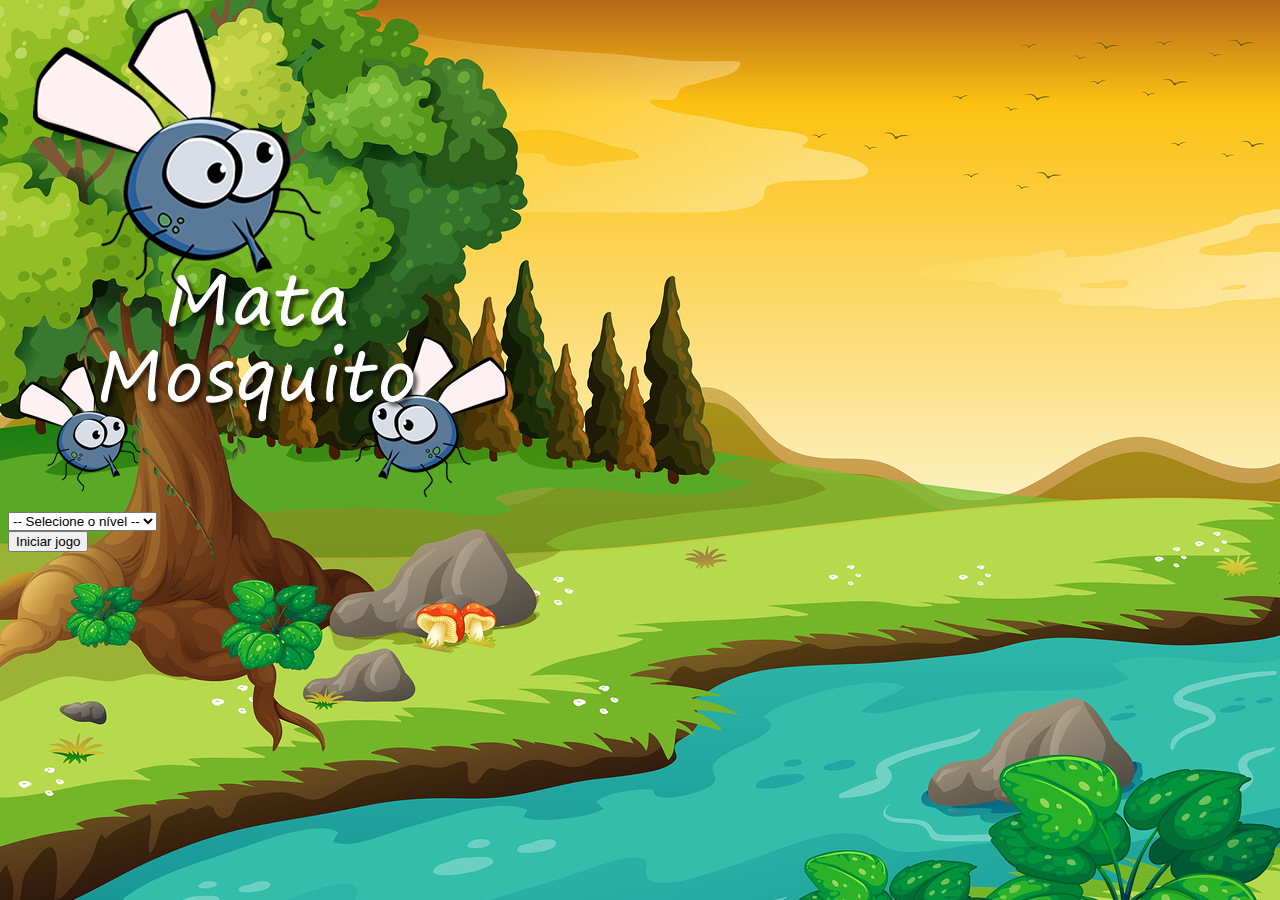
<file: fly_swatter/index.html>
<!doctype html>
<html>
	<head>
		<meta charset="utf-8" />
		<title>Jogo Mata Mosquito</title>
		<link rel="stylesheet" href="https://stackpath.bootstrapcdn.com/bootstrap/4.5.0/css/bootstrap.min.css" integrity="sha384-9aIt2nRpC12Uk9gS9baDl411NQApFmC26EwAOH8WgZl5MYYxFfc+NcPb1dKGj7Sk" crossorigin="anonymous">
		<link rel="stylesheet" href="css/style.css" />

		<script>
			function startGame(){
				var level = document.getElementById('level').value;
				if(level === ''){
					alert('Selecione um nível para iniciar o jogo');
					return false;
				}

				window.location.href='app.html?level' + level;
			}
		</script>
	</head>
	<body>
		<div class="container">
			<div class="row">
				<div class="col">
					<div class="d-flex justify-content-center">
						<img src="images/game.png" />
					</div>
				</div>
			</div>

			<div class="row">
				<div class="col">
					<div class="d-flex justify-content-center">
						<div class="mb-2">
							<select class="form-control" id="level">
								<option value="">-- Selecione o nível --</option>
								<option value="normal">Normal</option>
								<option value="hard">Difícil</option>
								<option value="veryhard">Muito difícil</option>
							</select>
						</div>
					</div>
				</div>
			</div>

			<div class="row">
				<div class="col">
					<div class="d-flex justify-content-center">
						<button type="button" class="btn btn-danger btn-lg" onclick="startGame()">Iniciar jogo</button>
					</div>
				</div>
			</div>
		</div>
	</body>
</html>
</file>
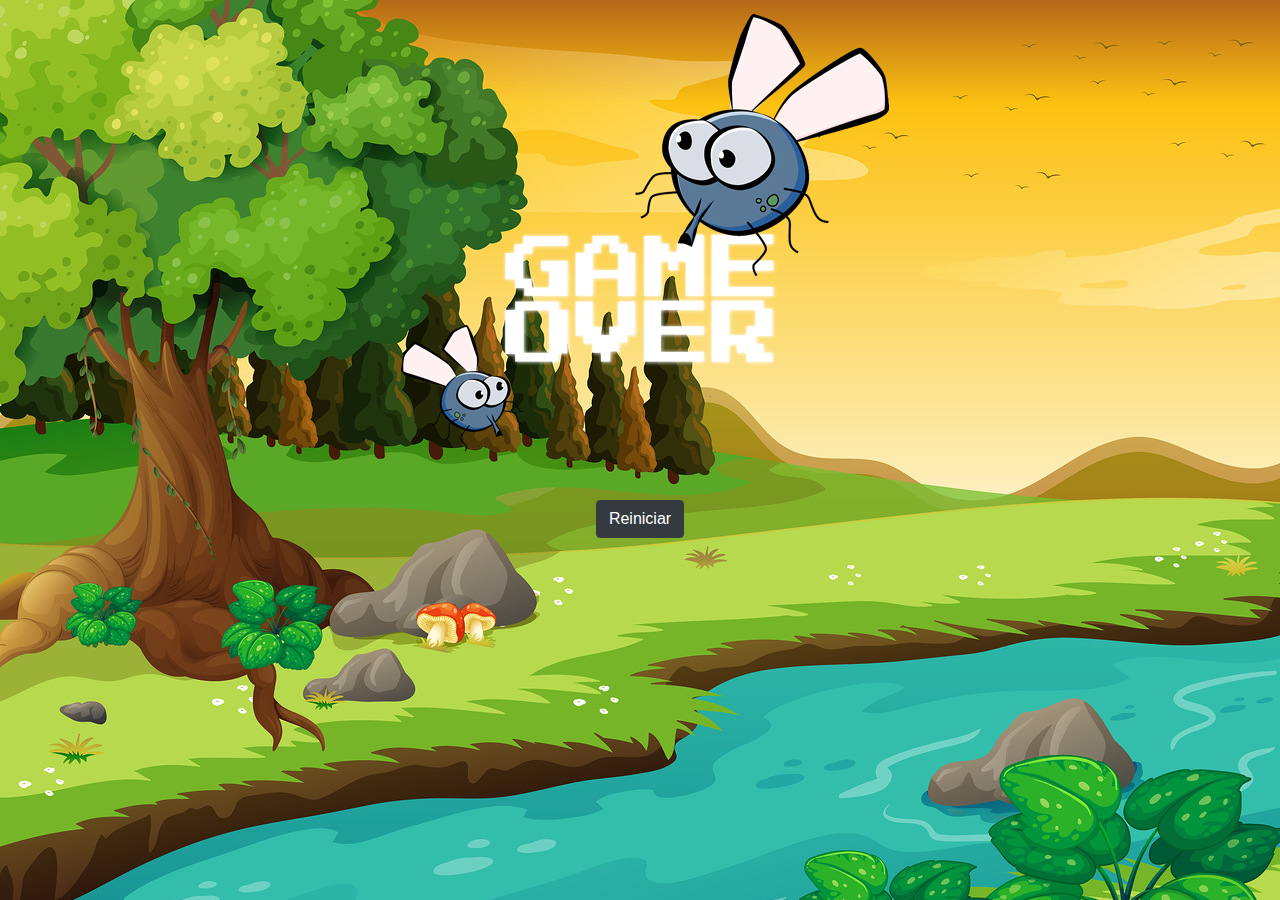
<file: fim_de_jogo.html>
<!doctype html>
<html>
	<head>
		<meta charset="utf-8" />
		<title>Game Over</title>
		<link rel="stylesheet" href="https://stackpath.bootstrapcdn.com/bootstrap/4.3.1/css/bootstrap.min.css" integrity="sha384-ggOyR0iXCbMQv3Xipma34MD+dH/1fQ784/j6cY/iJTQUOhcWr7x9JvoRxT2MZw1T" crossorigin="anonymous">
		<link rel="stylesheet" href="estilo.css" />
	</head>
	<body>
		<div class="container">
			<div class="row">
				<div class="col">
					<div class="d-flex justify-content-center">
						<img src="imagens/game_over.png" />
					</div>
				</div>
			</div>

			<div class="row">
				<div class="col">
					<div class="d-flex justify-content-center">
						<button type="button" class="btn btn-dark btb-lg" onclick="window.location.href = 'index.html'">Reiniciar</button>
					</div>
				</div>
			</div>
		</div>
	</body>
</html>
</file>
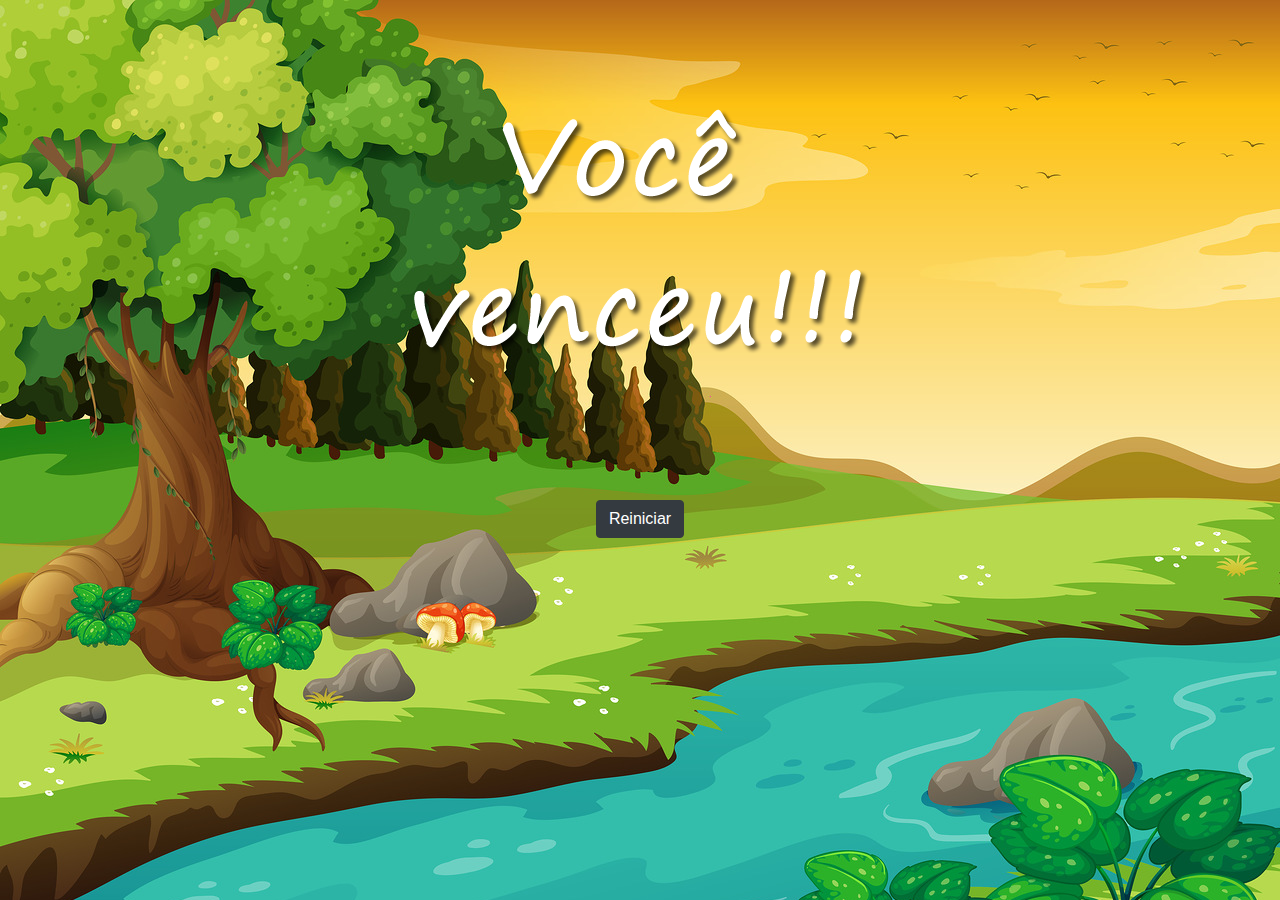
<file: vitoria.html>
<!doctype html>
<html>
	<head>
		<meta charset="utf-8" />
		<title>Você venceu!</title>
		<link rel="stylesheet" href="https://stackpath.bootstrapcdn.com/bootstrap/4.3.1/css/bootstrap.min.css" integrity="sha384-ggOyR0iXCbMQv3Xipma34MD+dH/1fQ784/j6cY/iJTQUOhcWr7x9JvoRxT2MZw1T" crossorigin="anonymous">
		<link rel="stylesheet" href="estilo.css" />
	</head>
	<body>
		<div class="container">
			<div class="row">
				<div class="col">
					<div class="d-flex justify-content-center">
						<img src="imagens/vitoria.png" />
					</div>
				</div>
			</div>

			<div class="row">
				<div class="col">
					<div class="d-flex justify-content-center">
						<button type="button" class="btn btn-dark btb-lg" onclick="window.location.href = 'index.html'">Reiniciar</button>
					</div>
				</div>
			</div>
		</div>
	</body>
</html>
</file>
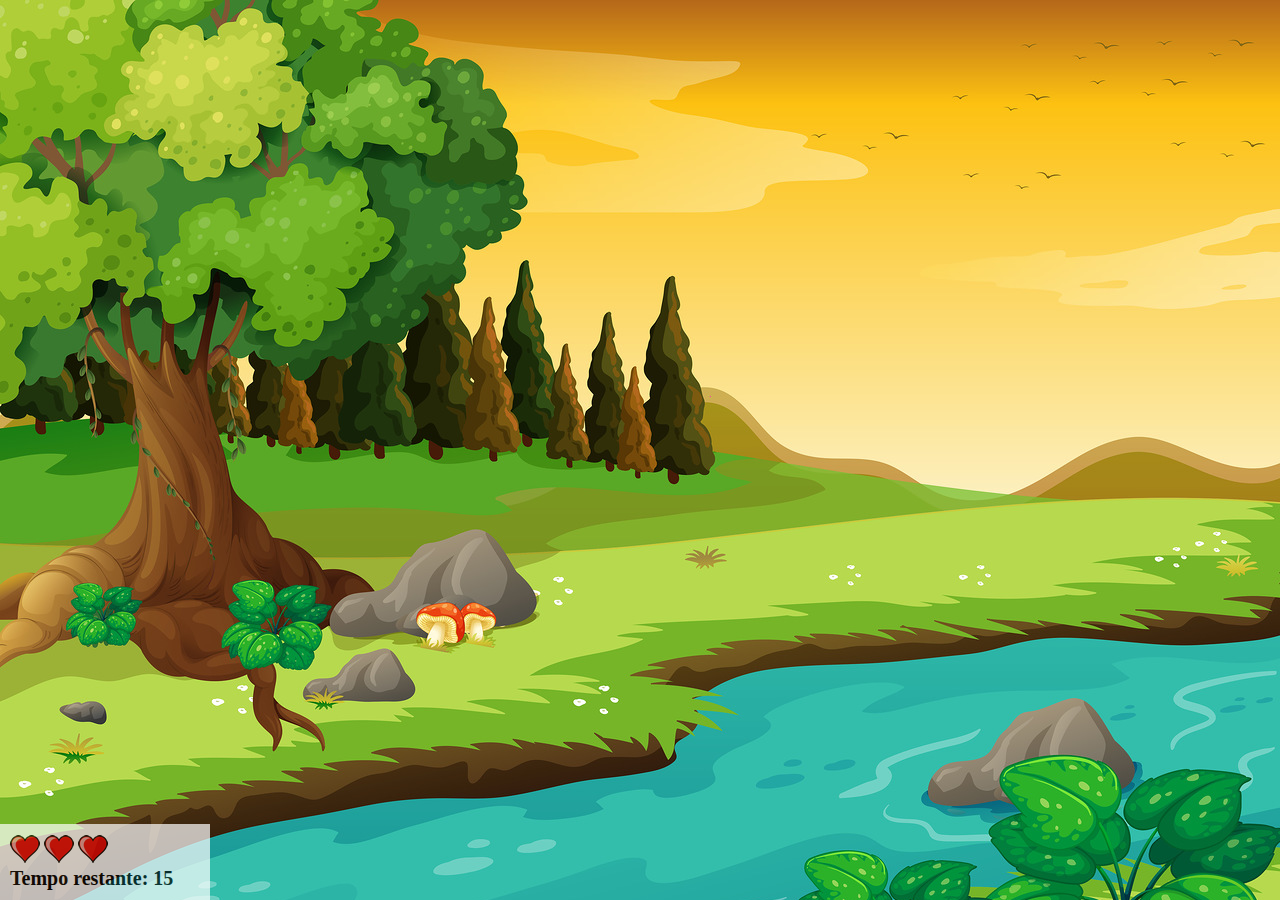
<file: fly_swatter/app.html>
<!DOCTYPE html>
<html>
	<head>
		<meta charset="utf-8" />
		<title>Mata Mosquito</title>
		<link rel="stylesheet" href="css/style.css" />
		<script src="js/game.js"></script>
	</head>
	<body onload="fixStageSize()" onresize="fixStageSize()">
		<div class="panel">
			<div class="lives">
				<img id="l1" src="images/full_heart.png" />
				<img id="l2" src="images/full_heart.png" />
				<img id="l3" src="images/full_heart.png" />
			</div>

			<div class="timer">
				Tempo restante: <span id="timer"></span>
			</div>
		<script>
			document.getElementById('timer').innerHTML = remainTime;
			var spawnFly = setInterval(function() {randomPosition()}, spawnInterval);
		</script>
	</body>
</html>
</file>
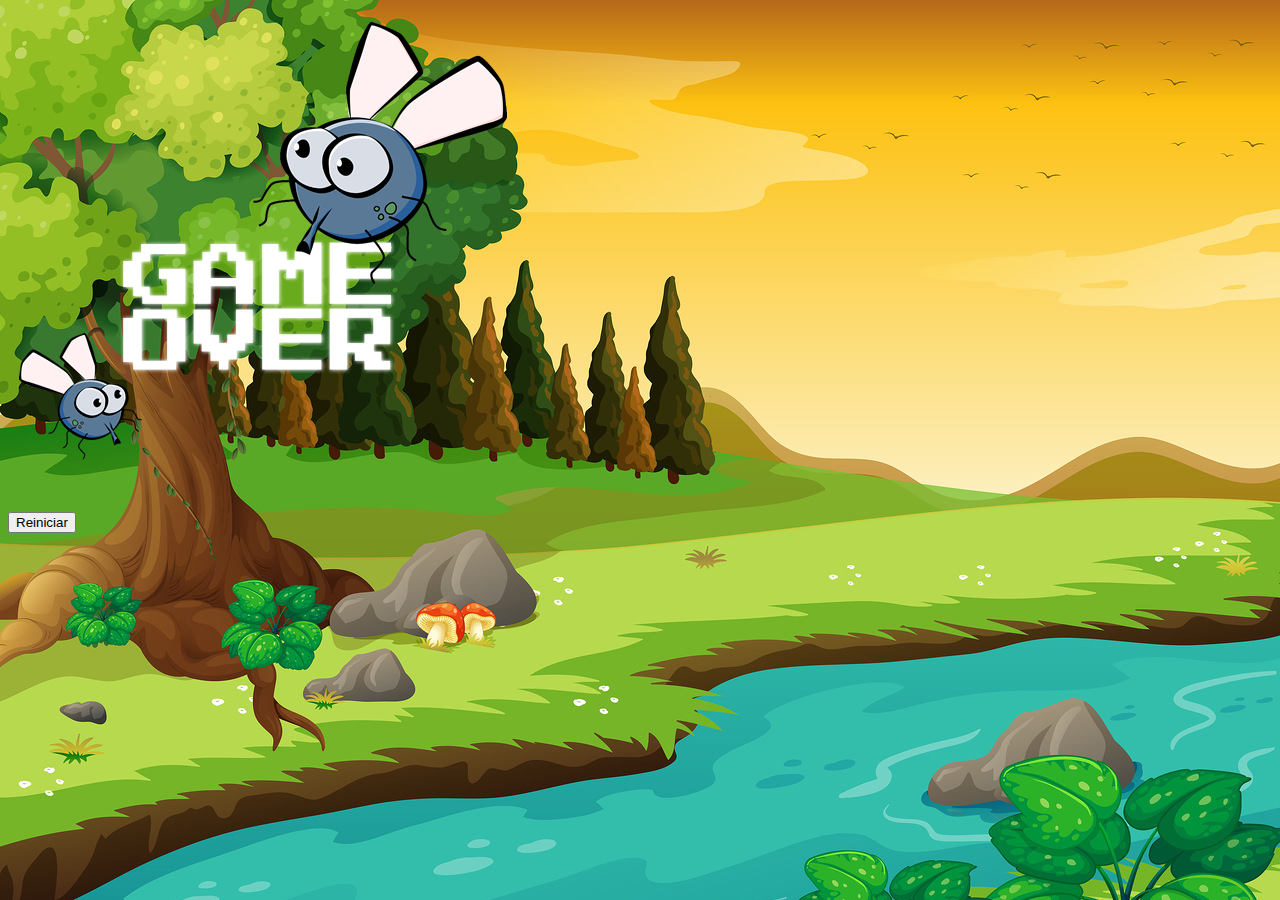
<file: fly_swatter/endgame.html>
<!doctype html>
<html>
	<head>
		<meta charset="utf-8" />
		<title>Game Over</title>
		<link rel="stylesheet" href="https://stackpath.bootstrapcdn.com/bootstrap/4.5.0/css/bootstrap.min.css" integrity="sha384-9aIt2nRpC12Uk9gS9baDl411NQApFmC26EwAOH8WgZl5MYYxFfc+NcPb1dKGj7Sk" crossorigin="anonymous">
		<link rel="stylesheet" href="css/style.css" />
	</head>
	<body>
		<div class="container">
			<div class="row">
				<div class="col">
					<div class="d-flex justify-content-center">
						<img src="images/game_over.png" />
					</div>
				</div>
			</div>

			<div class="row">
				<div class="col">
					<div class="d-flex justify-content-center">
						<button type="button" class="btn btn-dark btb-lg" onclick="window.location.href = 'index.html'">Reiniciar</button>
					</div>
				</div>
			</div>
		</div>
	</body>
</html>
</file>
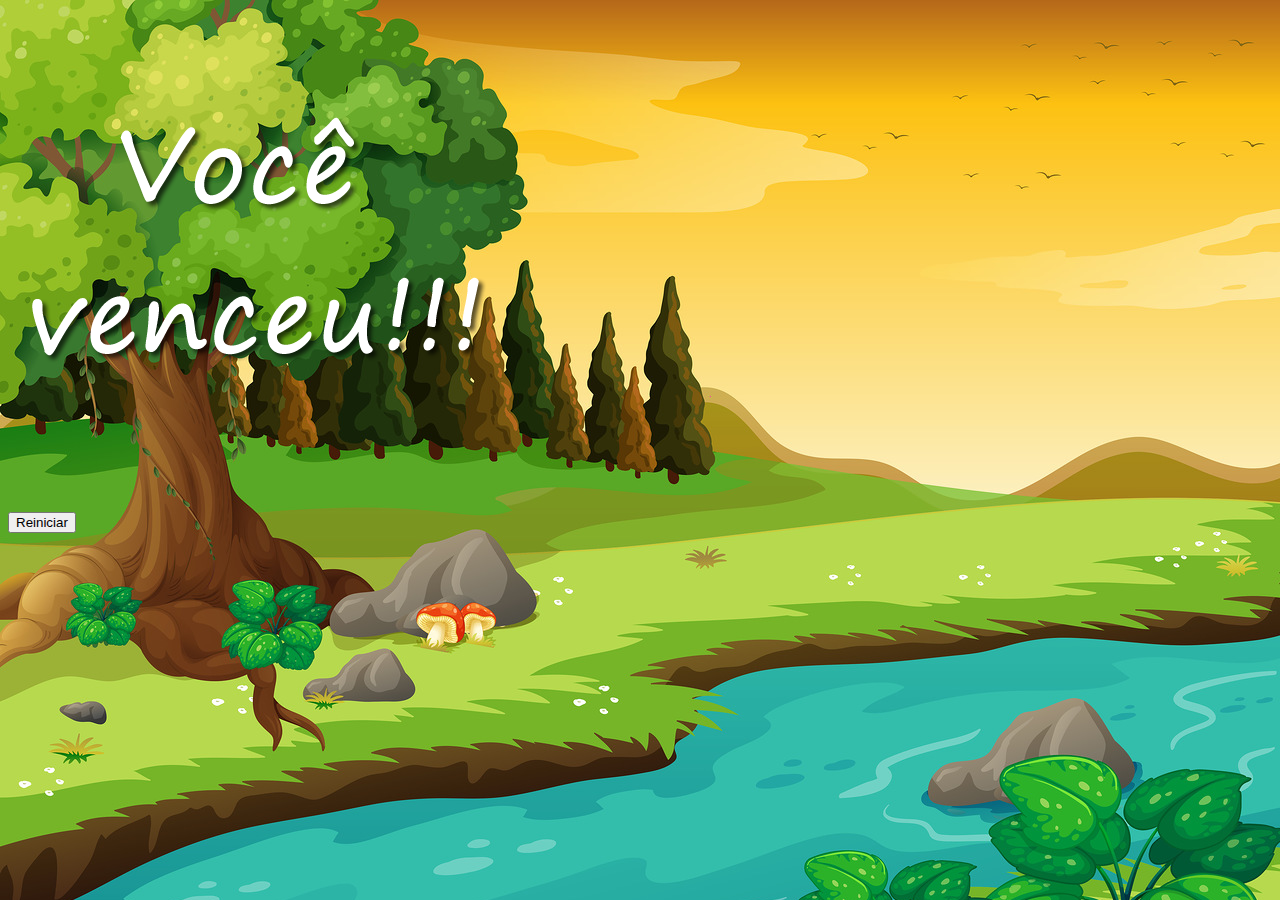
<file: fly_swatter/victory.html>
<!doctype html>
<html>
	<head>
		<meta charset="utf-8" />
		<title>Você venceu!</title>
		<link rel="stylesheet" href="https://stackpath.bootstrapcdn.com/bootstrap/4.5.0/css/bootstrap.min.css" integrity="sha384-9aIt2nRpC12Uk9gS9baDl411NQApFmC26EwAOH8WgZl5MYYxFfc+NcPb1dKGj7Sk" crossorigin="anonymous">
		<link rel="stylesheet" href="css/style.css" />
	</head>
	<body>
		<div class="container">
			<div class="row">
				<div class="col">
					<div class="d-flex justify-content-center">
						<img src="images/victory.png" />
					</div>
				</div>
			</div>

			<div class="row">
				<div class="col">
					<div class="d-flex justify-content-center">
						<button type="button" class="btn btn-dark btb-lg" onclick="window.location.href = 'index.html'">Reiniciar</button>
					</div>
				</div>
			</div>
		</div>
	</body>
</html>
</file>
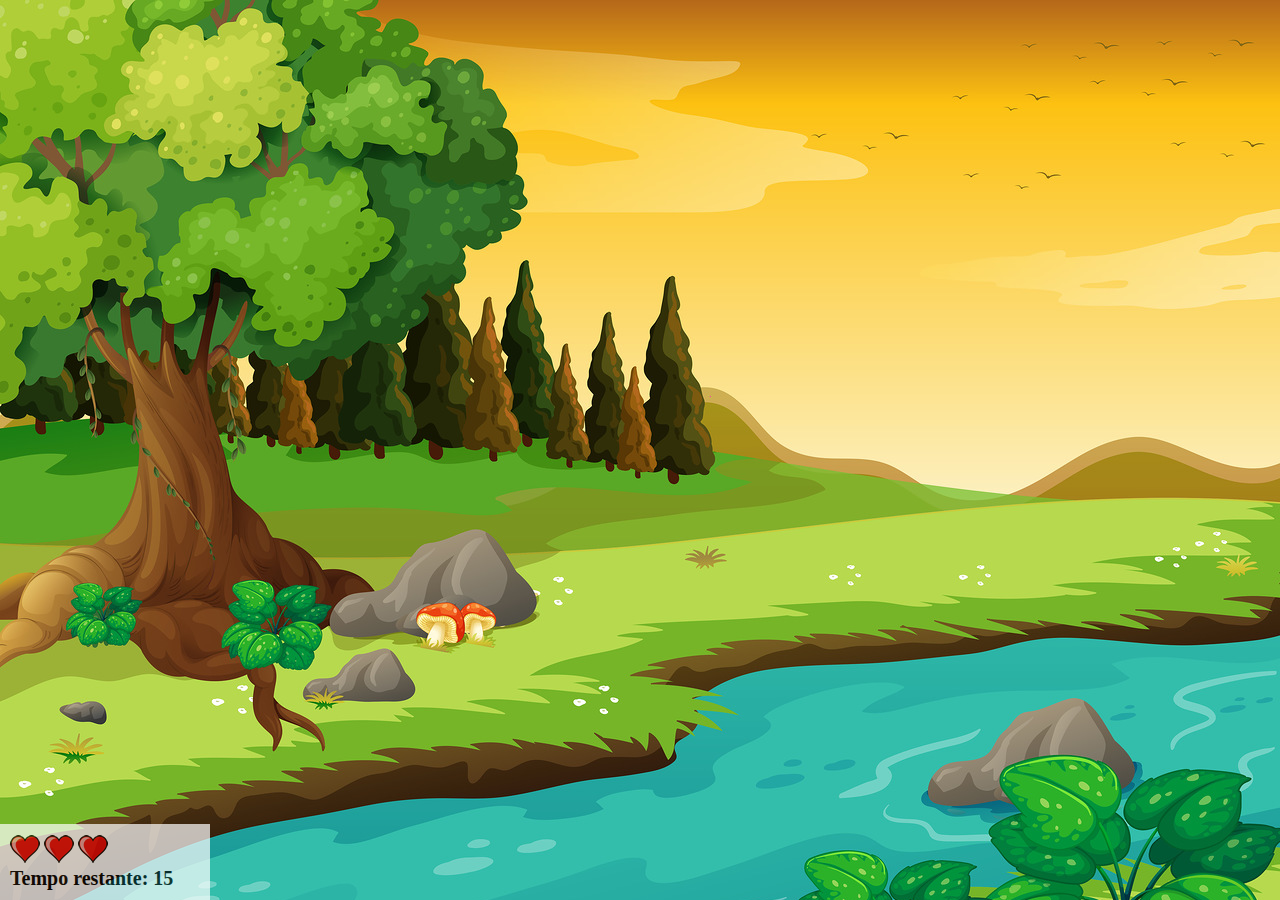
<file: src/app.html>
<!DOCTYPE html>
<html>
	<head>
		<meta charset="utf-8" />
		<title>Mata Mosquito</title>
		<link rel="stylesheet" href="css/style.css" />
		<script src="js/game.js"></script>
	</head>
	<body onload="fixStageSize()" onresize="fixStageSize()">
		<div class="panel">
			<div class="lives">
				<img id="l1" src="images/full_heart.png" />
				<img id="l2" src="images/full_heart.png" />
				<img id="l3" src="images/full_heart.png" />
			</div>

			<div class="timer">
				Tempo restante: <span id="timer"></span>
			</div>
		<script>
			document.getElementById('timer').innerHTML = remainingTime;
			var spawnFly = setInterval(function() {randomPosition()}, spawnInterval);
		</script>
	</body>
</html>
</file>
<file: fly_swatter/css/style.css>
html{
	cursor: url(../images/fly_swatter.png) 30 30, auto;
}

body{
	background-image: url(../images/bg.jpg);
	background-repeat: no-repeat;
}

.fly1{
	width: 50px;
	height: 50px;
}

.fly2{
	width: 70px;
	height: 70px;
}

.fly3{
	width: 90px;
	height: 90px;
}

.sideA{
	transform: scaleX(1);
}

.sideB{
	transform: scaleX(-1);
}

.panel{
	position: absolute;
	width: 190px;
	padding: 10px;
	bottom: 0px;
	left: 0px;
	border-top: solid 1px #fff;
	background-color: #fff;
	opacity: 0.7;
}

.lives{
	float: left;
}

.timer{
	float: left;
	font-size: 20px;
	font-weight: bold;
}
</file>
<file: estilo.css>
html{
	cursor: url(imagens/mata_mosca.png) 30 30, auto;
}

body{
	background-image: url(imagens/bg.jpg);
	background-repeat: no-repeat;
}

.mosquito1{
	width: 50px;
	height: 50px;
}

.mosquito2{
	width: 70px;
	height: 70px;
}

.mosquito3{
	width: 90px;
	height: 90px;
}

.ladoA{
	transform: scaleX(1);
}

.ladoB{
	transform: scaleX(-1);
}

.painel{
	position: absolute;
	width: 190px;
	padding: 10px;
	bottom: 0px;
	left: 0px;
	border-top: solid 1px #fff;
	background-color: #fff;
	opacity: 0.7;
}

.vidas{
	float: left;
}

.cronometro{
	float: left;
	font-size: 20px;
	font-weight: bold;
}
</file>
<file: src/css/style.css>
html{
	cursor: url(../images/fly_swatter.png) 30 30, auto;
}

body{
	background-image: url(../images/bg.jpg);
	background-repeat: no-repeat;
}

.fly1{
	width: 50px;
	height: 50px;
}

.fly2{
	width: 70px;
	height: 70px;
}

.fly3{
	width: 90px;
	height: 90px;
}

.sideA{
	transform: scaleX(1);
}

.sideB{
	transform: scaleX(-1);
}

.panel{
	position: absolute;
	width: 190px;
	padding: 10px;
	bottom: 0px;
	left: 0px;
	border-top: solid 1px #fff;
	background-color: #fff;
	opacity: 0.7;
}

.lives{
	float: left;
}

.timer{
	float: left;
	font-size: 20px;
	font-weight: bold;
}
</file>
